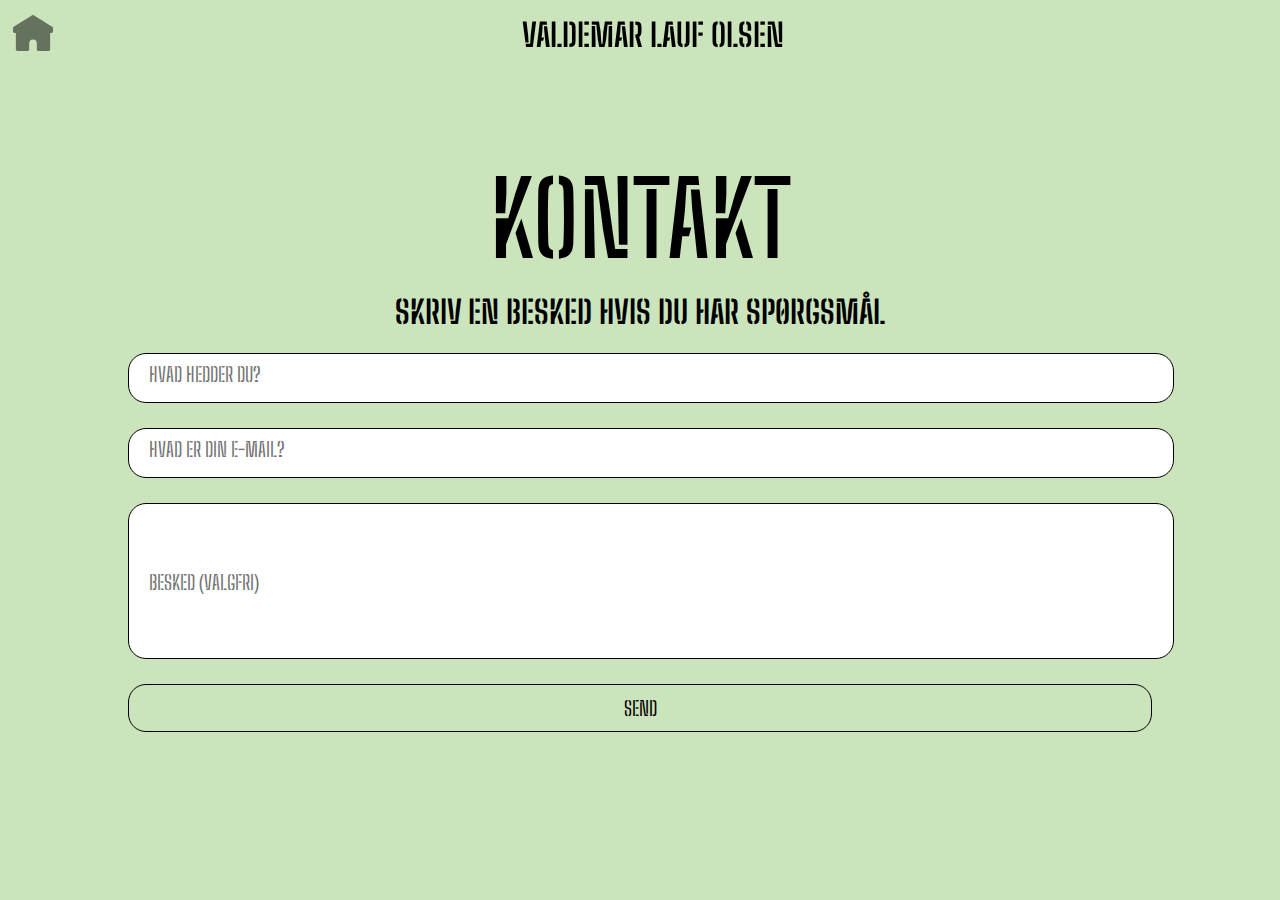
<file: kontakt.html>
<!DOCTYPE html>
<html lang="da">

<head>
    <meta charset="utf-8">
    <title>Portfolio Eksamen</title>
    <meta content="width=device-width, initial-scale=1" name="viewport">
    <link href="css/stylesheet.css" rel="stylesheet" type="text/css">
    <link rel="preconnect" href="https://fonts.gstatic.com">
    <link href="https://fonts.googleapis.com/css2?family=Inter:wght@100;200;300;400;500;600;700;800;900&display=swap" rel="stylesheet">
    <link rel="preconnect" href="https://fonts.gstatic.com">
    <link href="https://fonts.googleapis.com/css2?family=Big+Shoulders+Stencil+Text&display=swap" rel="stylesheet">
    <link rel="apple-touch-icon" sizes="180x180" href="icons/apple-touch-icon.png">
    <link rel="icon" type="image/png" sizes="32x32" href="icons/favicon-32x32.png">
    <link rel="icon" type="image/png" sizes="16x16" href="icons/favicon-16x16.png">
</head>

<body>
    <div class="nav">
        <div id="nav-item-1" class="nav-first">
            <a href="index.html" aria-current="page" class="home-button"><img alt="homeiconblack" src="images/nav-home-black.svg" class="home-image"></a>
        </div>
        <!-- grunden til id er tilføjet, er så jeg kan styre grid-spans. ID'et gør det lettere brugervenligt for mig, som udvikler -->
        <div id="nav-item-2" class="nav-second">
            <h2 class="my-name">Valdemar<span class="desktop-only"> Lauf Olsen</span></h2>
        </div>
    </div>
    <div class="contact-wrap">
        <h1 class="kontakt-h1">Kontakt</h1>
        <h2 class="kontakt-h2">Skriv en besked hvis du har spørgsmål</h2>
        <div class="form-block">
            <form>
                <input class="input-field" placeholder="Hvad hedder du?" id="name" type="text" name="name">
                <input class="input-field" placeholder="Hvad er din e-mail?" id="email" type="email" name="email">
                <input class="input-field-large" placeholder="Besked (valgfri)" id="text" type="text" name="text">
                <button class="submit-button">Send</button>
            </form>
        </div>
    </div>
</body>

</html>
</file>
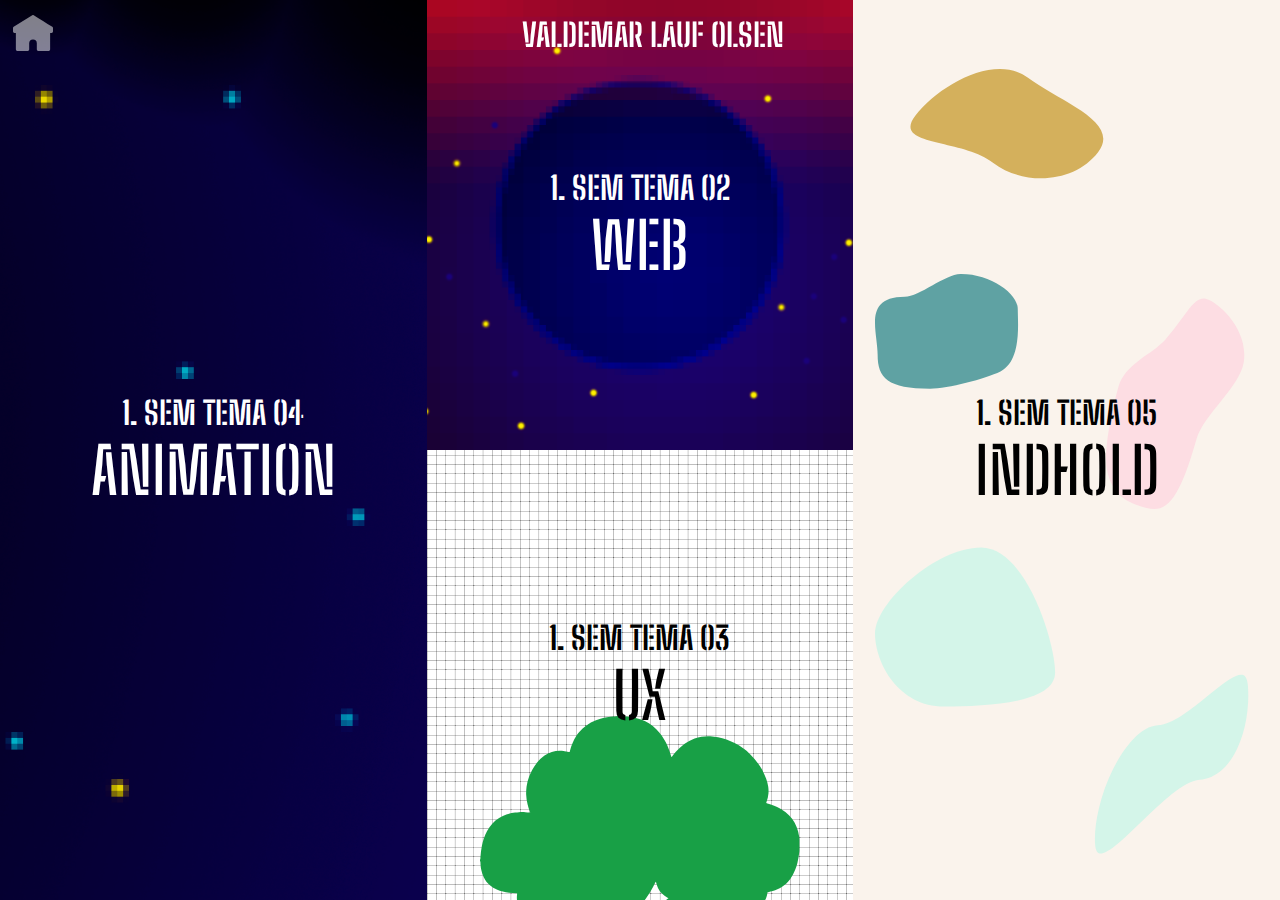
<file: portfolio.html>
<!DOCTYPE html>
<html>
<head>
  <meta charset="utf-8">
  <title>Portfolio Eksamen</title>
  <meta content="width=device-width, initial-scale=1" name="viewport">
  <link href="css/stylesheet.css" rel="stylesheet" type="text/css">
  <link rel="preconnect" href="https://fonts.gstatic.com">
  <link href="https://fonts.googleapis.com/css2?family=Inter:wght@100;200;300;400;500;600;700;800;900&display=swap" rel="stylesheet">
  <link rel="preconnect" href="https://fonts.gstatic.com">
  <link href="https://fonts.googleapis.com/css2?family=Big+Shoulders+Stencil+Text&display=swap" rel="stylesheet">
  <link rel="apple-touch-icon" sizes="180x180" href="icons/apple-touch-icon.png">
  <link rel="icon" type="image/png" sizes="32x32" href="icons/favicon-32x32.png">
  <link rel="icon" type="image/png" sizes="16x16" href="icons/favicon-16x16.png">
</head>

<body>
  <div class="nav">
    <div id="nav-item-1" class="nav-first">
      <a href="index.html" aria-current="page" class="home-button">
        <img src="images/nav-home-white.svg" class="home-image"></a>
    </div>
<!-- grunden til id er tilføjet, er så jeg kan styre grid-spans. ID'et gør det lettere brugervenligt for mig, som udvikler -->
    <div id="nav-item-2" class="nav-second">
      <h2 class="my-name-black-on-phone">Valdemar<span class="desktop-only"> Lauf Olsen</span></h2>
    </div>
  </div>
  <div class="first-section-portfolio">
    <a id="portfolio-link-1" href="portfolio/animation.html" class="portfolio-link-1-white">
      <h2 class="main-h2">1. sem tema 04</h2>
      <h1 class="main-h1">animation</h1>
      <img src="images/02-bg.png" class="background-image">
      <img src="images/portfolio-circle.svg" class="top-left-image"><img src="images/portfolio-rocket.svg" class="bottom-right-image">
    </a>
    <a id="portfolio-link-2" href="portfolio/web.html" class="portfolio-link-2">
      <h2 class="main-h2">1. sem tema 02</h2>
      <h1 class="main-h1">web</h1><img src="images/portfolio-grundlæggende-web-background.png" class="background-image"><img src="images/portfolio-grundlæggende-web-joystick.png" class="background-joystick"><img src="images/portfolio-grundlæggende-web-circle.png" class="background-circle">
    </a>
    <a id="portfolio-link-3" href="portfolio/ux.html" class="portfolio-link-3">
      <h2 class="main-h2">1. sem tema 03</h2>
      <h1 class="main-h1">ux</h1><img src="images/om-mig-background.svg" class="background-image"><img src="images/om-mig-tree.svg" class="tree-grow-image">
    </a>
    <a id="portfolio-link-4" href="portfolio/indhold.html" class="portfolio-link-4">
      <h2 class="main-h2">1. sem tema 05</h2>
      <h1 class="main-h1">indhold</h1><img src="images/kontakt-graphic-2.svg" class="background-image-2"><img src="images/kontakt-graphic-1.svg" class="background-image-1">
      <div class="background-image"></div>
    </a>
  </div>
</body>
</html>
</file>
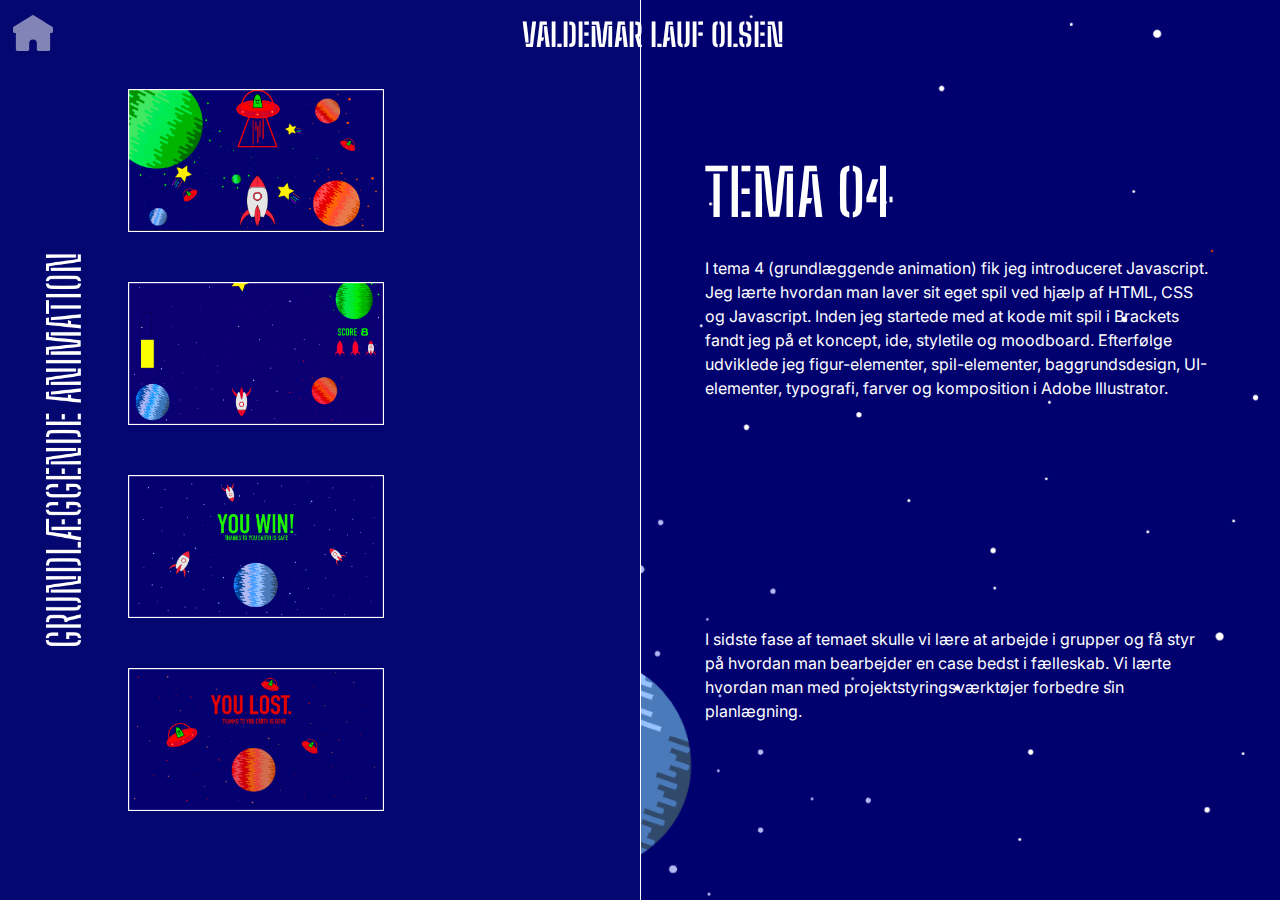
<file: portfolio/animation.html>
<!DOCTYPE html>
<html lang="da">

<head>
    <meta charset="utf-8">
    <title>Portfolio Eksamen</title>
    <meta content="width=device-width, initial-scale=1" name="viewport">
    <link href="../css/stylesheet.css" rel="stylesheet" type="text/css">
    <link rel="preconnect" href="https://fonts.gstatic.com">
    <link href="https://fonts.googleapis.com/css2?family=Inter:wght@100;200;300;400;500;600;700;800;900&display=swap" rel="stylesheet">
    <link rel="preconnect" href="https://fonts.gstatic.com">
    <link href="https://fonts.googleapis.com/css2?family=Big+Shoulders+Stencil+Text&display=swap" rel="stylesheet">
    <link rel="apple-touch-icon" sizes="180x180" href="icons/apple-touch-icon.png">
    <link rel="icon" type="image/png" sizes="32x32" href="icons/favicon-32x32.png">
    <link rel="icon" type="image/png" sizes="16x16" href="icons/favicon-16x16.png">
</head>

<body>
    <div class="nav">
        <div id="nav-item-1" class="nav-first">
            <a href="../index.html" aria-current="page" class="home-button"><img alt="homeiconwhite" src="../images/nav-home-white.svg" class="home-image"></a>
        </div>
        <!-- grunden til id er tilføjet, er så jeg kan styre grid-spans. ID'et gør det lettere brugervenligt for mig, som udvikler -->
        <div id="nav-item-2" class="nav-second">
            <h2 class="my-name-desktop-only">Valdemar<span class="desktop-only"> Lauf Olsen</span></h2>
            <h2 class="mobile-only">animation<span class="desktop-only"> Lauf Olsen</span></h2>
        </div>
    </div>
    <div class="portfolio-first-section">
        <div class="_01-left-content">
            <img alt="banner" src="../images/banner-animation.png" class="project-banner">
            <img alt="04photo" src="../images/01-01.png" class="portfolio-image-border">
            <img alt="04photo" src="../images/01-02.png" class="portfolio-image-border">
            <img alt="04photo" src="../images/01-04.png" class="portfolio-image-border">
            <img alt="04photo" src="../images/01-03.png" class="portfolio-image-border">
        </div>
        <div class="_01-right-content">
            <div class="text-wrap">
                <h1 class="project-info-headline">Tema 04</h1>
                <p class="project-info-text">I tema 4 (grundlæggende animation) fik jeg introduceret Javascript. Jeg lærte hvordan man laver sit eget spil ved hjælp af HTML, CSS og Javascript. Inden jeg startede med at kode mit spil i Brackets fandt jeg på et koncept, ide, styletile og moodboard. Efterfølge udviklede jeg figur-elementer, spil-elementer, baggrundsdesign, UI-elementer, typografi, farver og komposition i Adobe Illustrator. </p>
            </div>
            <div class="text-wrap">
                <p class="project-info-text">I sidste fase af temaet skulle vi lære at arbejde i grupper og få styr på hvordan man bearbejder en case bedst i fælleskab. Vi lærte hvordan man med projektstyringsværktøjer forbedre sin planlægning.</p>
            </div>
        </div>
    </div>
</body>

</html>
</file>
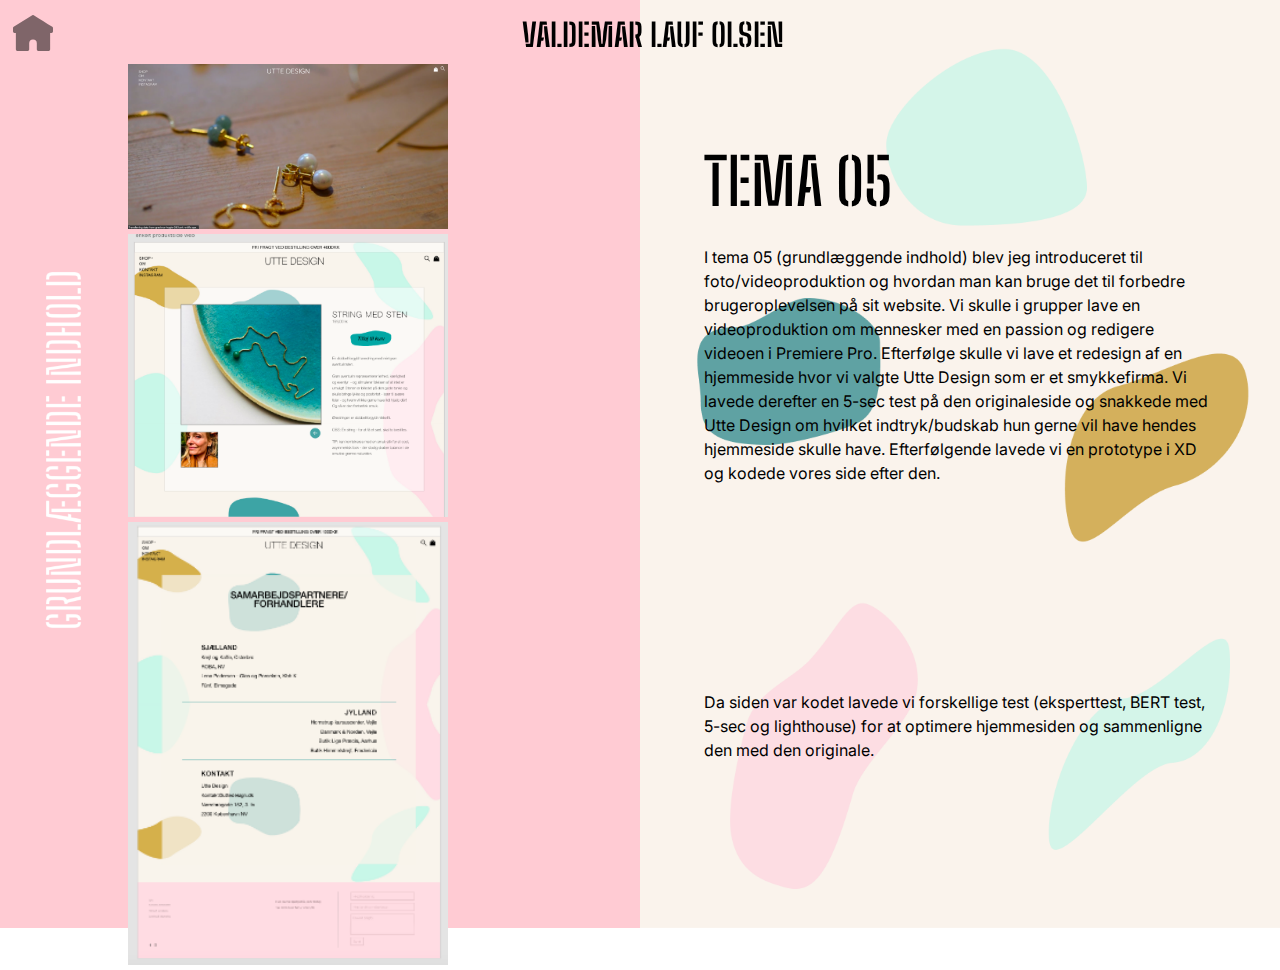
<file: portfolio/indhold.html>
<!DOCTYPE html>
<html lang="da">

<head>
    <meta charset="utf-8">
    <title>Portfolio Eksamen</title>
    <meta content="width=device-width, initial-scale=1" name="viewport">
    <link href="../css/stylesheet.css" rel="stylesheet" type="text/css">
    <link rel="preconnect" href="https://fonts.gstatic.com">
    <link href="https://fonts.googleapis.com/css2?family=Inter:wght@100;200;300;400;500;600;700;800;900&display=swap" rel="stylesheet">
    <link rel="preconnect" href="https://fonts.gstatic.com">
    <link href="https://fonts.googleapis.com/css2?family=Big+Shoulders+Stencil+Text&display=swap" rel="stylesheet">
    <link rel="apple-touch-icon" sizes="180x180" href="icons/apple-touch-icon.png">
    <link rel="icon" type="image/png" sizes="32x32" href="icons/favicon-32x32.png">
    <link rel="icon" type="image/png" sizes="16x16" href="icons/favicon-16x16.png">
</head>

<body>
    <div class="nav">
        <div id="nav-item-1" class="nav-first">
            <a href="../index.html" aria-current="page" class="home-button"><img alt="homeiconblack" src="../images/nav-home-black.svg" class="home-image"></a>
        </div>
        <!-- grunden til id er tilføjet, er så jeg kan styre grid-spans. ID'et gør det lettere brugervenligt for mig, som udvikler -->
        <div id="nav-item-2" class="nav-second">
            <h2 class="desktop-only">Valdemar<span class="desktop-only"> Lauf Olsen</span></h2>
            <h2 class="mobile-only-black">indhold<span class="desktop-only"> Lauf Olsen</span></h2>
        </div>
    </div>
    <img alt="05banner" src="../images/banner-indhold.png" class="project-banner">
    <div class="portfolio-first-section">
        <div class="_04-left-content">
            <div class="screenshot-grid-2">
                <img alt="05photo" src="../images/04-03.png" id="indhold-img-1" class="_04-image">
                <img alt="05photo" src="../images/04-02.png" id="indhold-img-2" class="_04-image">
                <img alt="05photo" src="../images/04-01.png" id="indhold-img-3" class="_04-image">
            </div>
        </div>
        <div class="_04-right-content">
            <div class="text-wrap">
                <h1 class="project-info-headline">tema 05</h1>
                <p class="project-info-text">I tema 05 (grundlæggende indhold) blev jeg introduceret til foto/videoproduktion og hvordan man kan bruge det til forbedre brugeroplevelsen på sit website. Vi skulle i grupper lave en videoproduktion om mennesker med en passion og redigere videoen i Premiere Pro. Efterfølge skulle vi lave et redesign af en hjemmeside hvor vi valgte Utte Design som er et smykkefirma. Vi lavede derefter en 5-sec test på den originaleside og snakkede med Utte Design om hvilket indtryk/budskab hun gerne vil have hendes hjemmeside skulle have. Efterfølgende lavede vi en prototype i XD og kodede vores side efter den.</p>
            </div>
            <div class="text-wrap">
                <p class="project-info-text">Da siden var kodet lavede vi forskellige test (eksperttest, BERT test, 5-sec og lighthouse) for at optimere hjemmesiden og sammenligne den med den originale.</p>
            </div>
        </div>
    </div>
</body>

</html>
</file>
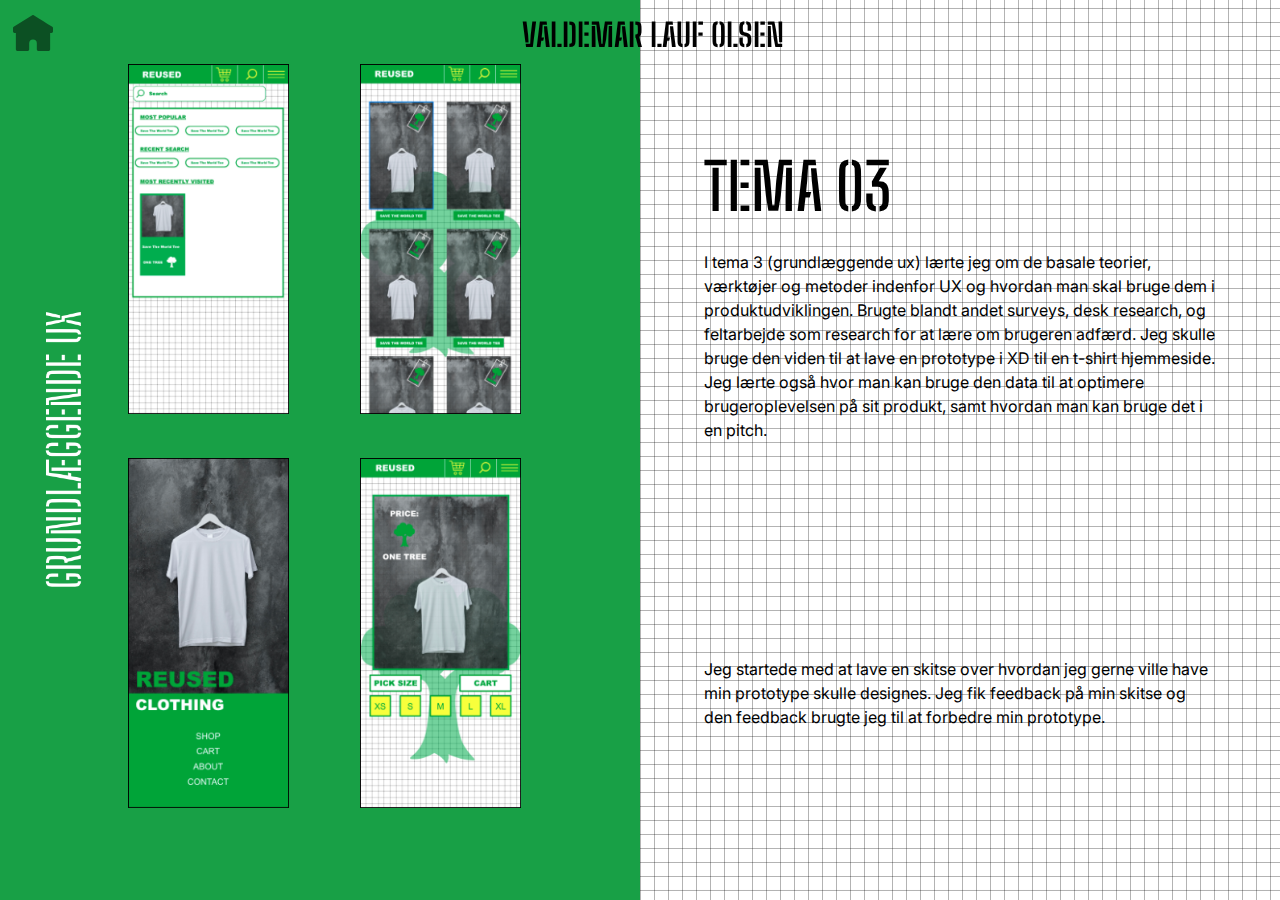
<file: portfolio/ux.html>
<!DOCTYPE html>
<html lang="da">

<head>
    <meta charset="utf-8">
    <title>Portfolio Eksamen</title>
    <meta content="width=device-width, initial-scale=1" name="viewport">
    <link href="../css/stylesheet.css" rel="stylesheet" type="text/css">
    <link rel="preconnect" href="https://fonts.gstatic.com">
    <link href="https://fonts.googleapis.com/css2?family=Inter:wght@100;200;300;400;500;600;700;800;900&display=swap" rel="stylesheet">
    <link rel="preconnect" href="https://fonts.gstatic.com">
    <link href="https://fonts.googleapis.com/css2?family=Big+Shoulders+Stencil+Text&display=swap" rel="stylesheet">
    <link rel="apple-touch-icon" sizes="180x180" href="icons/apple-touch-icon.png">
    <link rel="icon" type="image/png" sizes="32x32" href="icons/favicon-32x32.png">
    <link rel="icon" type="image/png" sizes="16x16" href="icons/favicon-16x16.png">
</head>

<body>
    <div class="nav">
        <div id="nav-item-1" class="nav-first">
            <a href="../index.html" aria-current="page" class="home-button"><img alt="homeiconblack" src="../images/nav-home-black.svg" class="home-image"></a>
        </div>
        <!-- grunden til id er tilføjet, er så jeg kan styre grid-spans. ID'et gør det lettere brugervenligt for mig, som udvikler -->
        <div id="nav-item-2" class="nav-second">
            <h2 class="desktop-only">Valdemar<span class="desktop-only"> Lauf Olsen</span></h2>
            <h2 class="mobile-only-black">indhold<span class="desktop-only"> Lauf Olsen</span></h2>
        </div>
    </div>
    <img alt="03banner" src="../images/banner-ux.png" class="project-banner">
    <div class="portfolio-first-section">
        <div class="_03-left-content">
            <div class="screenshot-grid">
                <img alt="03photo" src="../images/03-01.png" class="_03-image">
                <img alt="03photo" src="../images/03-03.png" class="_03-image">
                <img alt="03photo" src="../images/03-02.png" class="_03-image">
                <img alt="03photo" src="../images/03-04.png" class="_03-image">
            </div>
        </div>
        <div class="_03-right-content">
            <div class="text-wrap">
                <h1 class="project-info-headline">tema 03</h1>
                <p class="project-info-text">I tema 3 (grundlæggende ux) lærte jeg om de basale teorier, værktøjer og metoder indenfor UX og hvordan man skal bruge dem i produktudviklingen. Brugte blandt andet surveys, desk research, og feltarbejde som research for at lære om brugeren adfærd. Jeg skulle bruge den viden til at lave en prototype i XD til en t-shirt hjemmeside. Jeg lærte også hvor man kan bruge den data til at optimere brugeroplevelsen på sit produkt, samt hvordan man kan bruge det i en pitch. </p>
            </div>
            <div class="text-wrap">
                <p class="project-info-text">Jeg startede med at lave en skitse over hvordan jeg gerne ville have min prototype skulle designes. Jeg fik feedback på min skitse og den feedback brugte jeg til at forbedre min prototype.</p>
            </div>
        </div>
    </div>
</body>

</html>
</file>
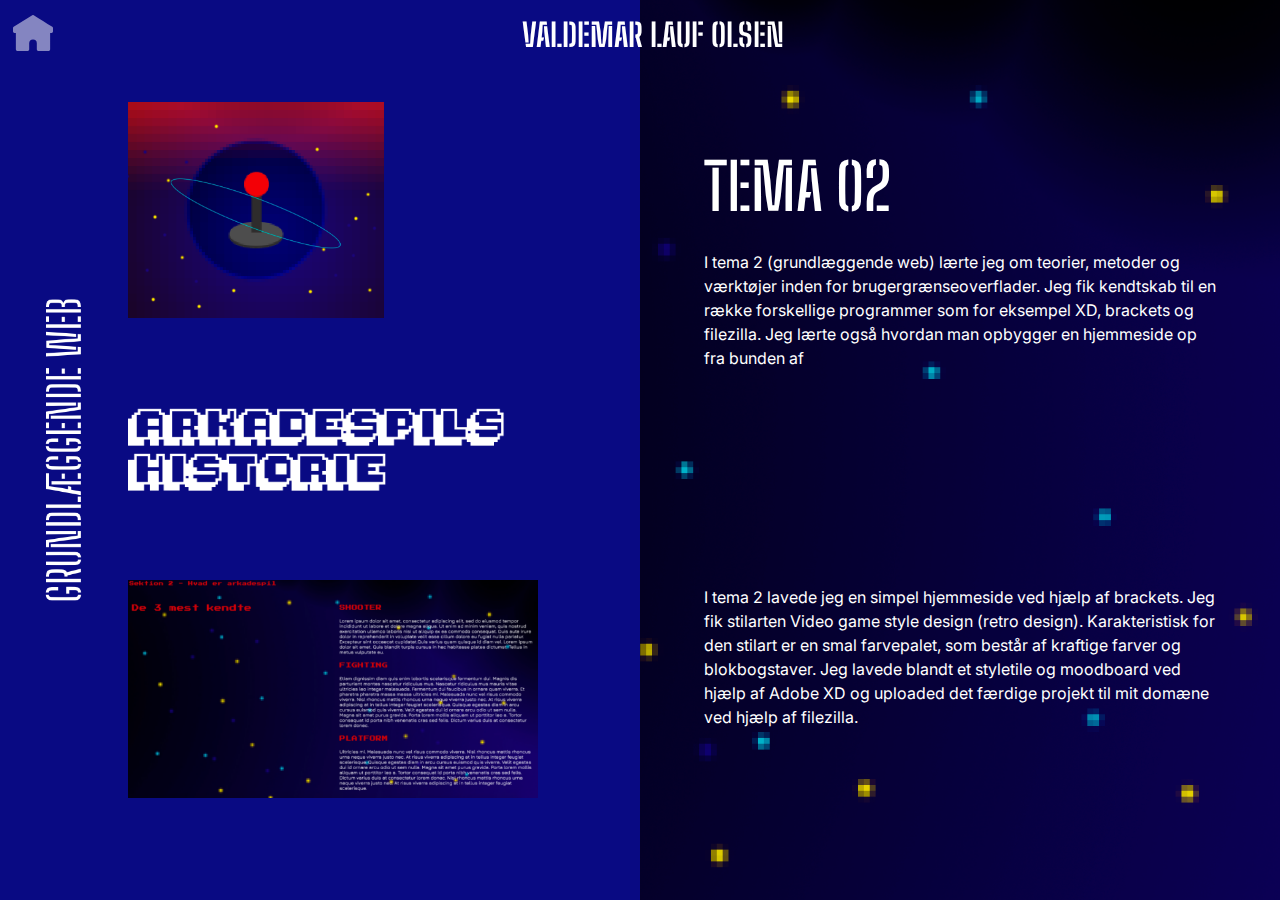
<file: portfolio/web.html>
<!DOCTYPE html>
<html lang="da">

<head>
    <meta charset="utf-8">
    <title>Portfolio Eksamen</title>
    <meta content="width=device-width, initial-scale=1" name="viewport">
    <link href="../css/stylesheet.css" rel="stylesheet" type="text/css">
    <link rel="preconnect" href="https://fonts.gstatic.com">
    <link href="https://fonts.googleapis.com/css2?family=Inter:wght@100;200;300;400;500;600;700;800;900&display=swap" rel="stylesheet">
    <link rel="preconnect" href="https://fonts.gstatic.com">
    <link href="https://fonts.googleapis.com/css2?family=Big+Shoulders+Stencil+Text&display=swap" rel="stylesheet">
    <link rel="apple-touch-icon" sizes="180x180" href="icons/apple-touch-icon.png">
    <link rel="icon" type="image/png" sizes="32x32" href="icons/favicon-32x32.png">
    <link rel="icon" type="image/png" sizes="16x16" href="icons/favicon-16x16.png">
</head>

<body>
    <div class="nav">
        <div id="nav-item-1" class="nav-first">
            <a href="../index.html" aria-current="page" class="home-button">
                <img alt="homeiconblack" src="../images/nav-home-white.svg" class="home-image">
            </a>
        </div>
        <!-- grunden til id er tilføjet, er så jeg kan styre grid-spans. ID'et gør det lettere brugervenligt for mig, som udvikler -->
        <div id="nav-item-2" class="nav-second">
            <h2 class="my-name-desktop-only">Valdemar<span class="desktop-only"> Lauf Olsen</span></h2>
            <h2 class="mobile-only">animation<span class="desktop-only"> Lauf Olsen</span></h2>
        </div>
    </div>
    <img alt="02banner" src="../images/banner-web.png" class="project-banner">
    <div class="portfolio-first-section">
        <div class="_02-left-content">
            <img alt="02photo" src="../images/02-logo.png" class="portfolio-image">
            <img alt="02photo" src="../images/02-headline.png" class="portfolio-image-medium">
            <img alt="02photo" src="../images/02-screenshot.png" class="portfolio-image-large">
        </div>
        <div class="_02-right-content">
            <div class="text-wrap">
                <h1 class="project-info-headline">Tema 02</h1>
                <p class="project-info-text">I tema 2 (grundlæggende web) lærte jeg om teorier, metoder og værktøjer inden for brugergrænseoverflader. Jeg fik kendtskab til en række forskellige programmer som for eksempel XD, brackets og filezilla. Jeg lærte også hvordan man opbygger en hjemmeside op fra bunden af</p>
            </div>
            <div class="text-wrap">
                <p class="project-info-text">I tema 2 lavede jeg en simpel hjemmeside ved hjælp af brackets. Jeg fik stilarten Video game style design
                    (retro design). Karakteristisk for den stilart er en smal farvepalet, som består af kraftige farver og blokbogstaver. Jeg lavede blandt et styletile og moodboard ved hjælp af Adobe XD og uploaded det færdige projekt til mit domæne ved hjælp af filezilla.</p>
            </div>
        </div>
    </div>
</body>

</html>
</file>
<file: css/stylesheet.css>
body {
    display: box;
    display: flex;
    display: flexbox;
    display: flex;
    font-family: 'Inter', sans-serif;
    color: #000;
    font-size: 14px;
    line-height: 1.5;
    margin: 0;
}

h1 {
    margin-top: 0px;
    margin-bottom: 0px;
    font-family: 'Big Shoulders Stencil Text', sans-serif;
    font-size: 5vw;
    line-height: 1;
    font-weight: 600;
    text-transform: uppercase;
}

h2 {
    margin-top: 0px;
    margin-bottom: 0px;
    font-family: 'Big Shoulders Stencil Text', sans-serif;
    font-size: 32px;
    line-height: 1;
    font-weight: 700;
    text-transform: uppercase;
}

a {
    color: #000;
    text-decoration: none;
}

img {
    object-fit: contain;
}

.first-section {
    display: grid;
    display: grid;
    width: 100vw;
    height: 100vh;
    grid-auto-columns: 1fr;
    grid-column-gap: 0vw;
    grid-row-gap: 0vw;
    grid-columns: 1fr 1fr 1fr;
    grid-template-columns: 1fr 1fr 1fr;
    grid-rows: auto;
    grid-template-rows: auto;
}

.frontpage-link-2,
.portfolio-link-2 {
    position: relative;
    display: box;
    display: flex;
    display: flexbox;
    display: flex;
    overflow: hidden;
    box-orient: vertical;
    box-direction: normal;
    flex-direction: column;
    flex-direction: column;
    flex-direction: column;
    box-pack: center;
    justify-content: center;
    flex-pack: center;
    justify-content: center;
    box-align: center;
    align-items: center;
    flex-align: center;
    align-items: center;
    transition: color 300ms ease;
    transition: color 300ms ease;
    color: #fff;
}

.background-image {
    position: absolute;
    z-index: -1;
    width: 100%;
    height: 100%;
    background-color: #faf3ec;
    -o-object-fit: cover;
    object-fit: cover;
}

.main-h1 {
    position: relative;
    z-index: 1;
    transition: color 200ms ease;
    transition: color 200ms ease;
}

.top-left-image {
    position: absolute;
    left: 50px;
    top: 50px;
    width: 8vw;
    height: 8vw;
    opacity: 0;
    transition: opacity 500ms ease, transform 500ms ease;
    transition: opacity 500ms ease, transform 500ms ease;
    transition: opacity 500ms ease, transform 500ms ease;
    transition: opacity 500ms ease, transform 500ms ease, transform 500ms ease;
}

.bottom-right-image {
    position: absolute;
    right: 0px;
    bottom: 0px;
    width: 15vw;
    height: 15vw;
    border-radius: 50%;
    opacity: 0;
    transition: opacity 500ms ease, transform 1000ms ease;
    transition: opacity 500ms ease, transform 1000ms ease;
    transition: opacity 500ms ease, transform 1000ms ease;
    transition: opacity 500ms ease, transform 1000ms ease, transform 1000ms ease;
    -o-object-fit: contain;
    object-fit: contain;
}

.tree-grow-image {
    position: absolute;
    bottom: -15vw;
    z-index: 0;
    width: 25vw;
    height: 30vw;
    transition: opacity 500ms ease, transform 500ms ease;
    transition: opacity 500ms ease, transform 500ms ease;
    transition: opacity 500ms ease, transform 500ms ease;
    transition: opacity 500ms ease, transform 500ms ease, transform 500ms ease;
}

.nav {
    position: fixed;
    z-index: 1000;
    display: grid;
    display: grid;
    width: 100vw;
    padding: 1vw;
    grid-auto-columns: 1fr;
    grid-column-gap: 1vw;
    grid-row-gap: 1vw;
    grid-columns: 1fr 1fr 1fr;
    grid-template-columns: 1fr 1fr 1fr;
    grid-rows: auto;
    grid-template-rows: auto;
}

.home-button {
    opacity: 0.5;
    transition: opacity 300ms ease;
    transition: opacity 300ms ease;
}

.home-button:hover {
    opacity: 0.75;
}

.contact-button {
    display: none;
}

.home-image {
    width: 40px;
    height: 40px;
    -o-object-fit: contain;
    object-fit: contain;
}

.contact-image {
    width: 40px;
    height: 40px;
    -o-object-fit: contain;
    object-fit: contain;
}

.frontpage-link-1,
.frontpage-link-3,
.portfolio-link-1,
.portfolio-link-2,
.portfolio-link-3,
.portfolio-link-4 {
    position: relative;
    display: box;
    display: flex;
    display: flexbox;
    display: flex;
    overflow: hidden;
    box-orient: vertical;
    box-direction: normal;
    flex-direction: column;
    flex-direction: column;
    flex-direction: column;
    box-pack: center;
    justify-content: center;
    flex-pack: center;
    justify-content: center;
    box-align: center;
    align-items: center;
    flex-align: center;
    align-items: center;
    transition: color 300ms ease;
    transition: color 300ms ease;
    color: #000;
}

.portfolio-link-1-white,
.portfolio-link-2,
.frontpage-link-1-white {
    position: relative;
    display: box;
    display: flex;
    display: flexbox;
    display: flex;
    overflow: hidden;
    box-orient: vertical;
    box-direction: normal;
    flex-direction: column;
    flex-direction: column;
    flex-direction: column;
    box-pack: center;
    justify-content: center;
    flex-pack: center;
    justify-content: center;
    box-align: center;
    align-items: center;
    flex-align: center;
    align-items: center;
    transition: color 300ms ease;
    transition: color 300ms ease;
    color: #fff;
}

.background-image-2 {
    position: absolute;
    top: 2.5vw;
    z-index: 0;
    width: 90%;
    height: 75%;
    transition: transform 500ms ease;
    transition: transform 500ms ease;
    transition: transform 500ms ease;
    transition: transform 500ms ease, transform 500ms ease;
}

.background-image-1 {
    position: absolute;
    bottom: 2vw;
    z-index: 0;
    width: 90%;
    height: 69%;
    transition: transform 1000ms ease;
    transition: transform 1000ms ease;
    transition: transform 1000ms ease;
    transition: transform 1000ms ease, transform 1000ms ease;
}

.cloud-image {
    position: absolute;
    top: 5vw;
    right: -10vw;
    z-index: -1;
    width: 19vw;
    height: 14vw;
    transition: opacity 500ms ease, transform 1000ms ease;
    transition: opacity 500ms ease, transform 1000ms ease;
    transition: opacity 500ms ease, transform 1000ms ease;
    transition: opacity 500ms ease, transform 1000ms ease, transform 1000ms ease;
}

.first-section-portfolio {
    display: grid;
    display: grid;
    width: 100vw;
    height: 100vh;
    grid-auto-columns: 1fr;
    grid-column-gap: 0vw;
    grid-row-gap: 0vw;
    grid-columns: 1fr 1fr 1fr;
    grid-template-columns: 1fr 1fr 1fr;
    grid-rows: auto auto;
    grid-template-rows: auto auto;
}

.frontpage-link-4 {
    position: relative;
    display: box;
    display: flex;
    display: flexbox;
    display: flex;
    overflow: hidden;
    box-orient: vertical;
    box-direction: normal;
    flex-direction: column;
    flex-direction: column;
    flex-direction: column;
    box-pack: center;
    justify-content: center;
    flex-pack: center;
    justify-content: center;
    box-align: center;
    align-items: center;
    flex-align: center;
    align-items: center;
    transition: color 300ms ease;
    transition: color 300ms ease;
    color: #000;
}

.main-h2 {
    position: relative;
    z-index: 1;
    margin-bottom: 10px;
    transition: color 200ms ease;
    transition: color 200ms ease;
}

.general-codes {
    display: none;
}

.background-circle {
    position: absolute;
    top: 2vw;
    width: 26vw;
    opacity: 0;
    transition: opacity 500ms ease, transform 500ms ease;
    transition: opacity 500ms ease, transform 500ms ease;
    transition: opacity 500ms ease, transform 500ms ease;
    transition: opacity 500ms ease, transform 500ms ease, transform 500ms ease;
    -o-object-fit: contain;
    object-fit: contain;
}

.background-joystick {
    position: absolute;
    bottom: 2vw;
    width: 9vw;
    opacity: 0;
    transition: opacity 1000ms ease, transform 1000ms ease;
    transition: opacity 1000ms ease, transform 1000ms ease;
    transition: opacity 1000ms ease, transform 1000ms ease;
    transition: opacity 1000ms ease, transform 1000ms ease, transform 1000ms ease;
    -o-object-fit: contain;
    object-fit: contain;
}

.frontpage-link-1-white {
    position: relative;
    display: box;
    display: flex;
    display: flexbox;
    display: flex;
    overflow: hidden;
    box-orient: vertical;
    box-direction: normal;
    flex-direction: column;
    flex-direction: column;
    flex-direction: column;
    box-pack: center;
    justify-content: center;
    flex-pack: center;
    justify-content: center;
    box-align: center;
    align-items: center;
    flex-align: center;
    align-items: center;
    transition: color 300ms ease;
    transition: color 300ms ease;
    color: #fff;
}

.portfolio-first-section {
    display: grid;
    display: grid;
    height: 100vh;
    grid-auto-columns: 1fr;
    grid-column-gap: 0vw;
    grid-row-gap: 0vw;
    grid-columns: 1fr 1fr;
    grid-template-columns: 1fr 1fr;
    grid-rows: auto;
    grid-template-rows: auto;
}

._02-left-content {
    display: box;
    display: flex;
    display: flexbox;
    display: flex;
    padding-top: 5vw;
    padding-bottom: 5vw;
    padding-left: 10vw;
    box-orient: vertical;
    box-direction: normal;
    flex-direction: column;
    flex-direction: column;
    flex-direction: column;
    justify-content: space-around;
    flex-pack: distribute;
    justify-content: space-around;
    box-align: start;
    align-items: flex-start;
    flex-align: start;
    align-items: flex-start;
    background-color: #090a83;
}

._02-right-content {
    display: box;
    display: flex;
    display: flexbox;
    display: flex;
    padding: 5vw;
    box-orient: vertical;
    box-direction: normal;
    flex-direction: column;
    flex-direction: column;
    flex-direction: column;
    justify-content: space-around;
    flex-pack: distribute;
    justify-content: space-around;
    box-align: center;
    align-items: center;
    flex-align: center;
    align-items: center;
    background-image: url('../images/02-bg.png');
    background-position: 50% 50%;
    background-size: cover;
    color: #fff;
    -o-object-fit: cover;
    object-fit: cover;
}

.portfolio-image {
    width: 50%;
    object-fit: cover !important;
}

.portfolio-image-large {
    width: 80%;
}

.portfolio-image-medium {
    width: 75%;
    margin-top: 10px;
    margin-bottom: 10px;
}

.text-wrap {
    display: box;
    display: flex;
    display: flexbox;
    display: flex;
    box-orient: vertical;
    box-direction: normal;
    flex-direction: column;
    flex-direction: column;
    flex-direction: column;
    box-align: start;
    align-items: flex-start;
    flex-align: start;
    align-items: flex-start;
}

.project-info-headline {
    margin-bottom: 15px;
}

.project-info-text {
    font-size: 16px;
}

.project-banner {
    position: fixed;
    left: 3vw;
    top: auto;
    bottom: auto;
    width: 4vw;
    height: 100vh;
    -o-object-fit: contain;
    object-fit: contain;
}

._01-left-content {
    display: box;
    display: flex;
    display: flexbox;
    display: flex;
    padding-top: 5vw;
    padding-bottom: 5vw;
    padding-left: 10vw;
    box-orient: vertical;
    box-direction: normal;
    flex-direction: column;
    flex-direction: column;
    flex-direction: column;
    justify-content: space-around;
    flex-pack: distribute;
    justify-content: space-around;
    box-align: start;
    align-items: flex-start;
    flex-align: start;
    align-items: flex-start;
    background-color: #04076f;
}

._01-right-content {
    display: box;
    display: flex;
    display: flexbox;
    display: flex;
    padding: 5vw;
    box-orient: vertical;
    box-direction: normal;
    flex-direction: column;
    flex-direction: column;
    flex-direction: column;
    justify-content: space-around;
    flex-pack: distribute;
    justify-content: space-around;
    box-align: center;
    align-items: center;
    flex-align: center;
    align-items: center;
    border-left: 1px solid #fff;
    background-image: url('../images/01-sem.png');
    background-position: 50% 50%;
    background-size: cover;
    color: #fff;
    -o-object-fit: cover;
    object-fit: cover;
}

.portfolio-image-border {
    width: 50%;
    object-fit: contain;
}

.desktop-only {
    display: inline;
}

.my-name-black-on-phone {
    color: #fff;
}

.mobile-only {
    display: none;
    color: #fff;
}

.my-name-desktop-only {
    color: #fff;
}

._03-left-content {
    display: box;
    display: flex;
    display: flexbox;
    display: flex;
    padding: 5vw 5vw 5vw 10vw;
    box-orient: vertical;
    box-direction: normal;
    flex-direction: column;
    flex-direction: column;
    flex-direction: column;
    justify-content: space-around;
    flex-pack: distribute;
    justify-content: space-around;
    box-align: start;
    align-items: flex-start;
    flex-align: start;
    align-items: flex-start;
    background-color: #18a046;
}

._03-right-content {
    display: box;
    display: flex;
    display: flexbox;
    display: flex;
    padding: 5vw;
    box-orient: vertical;
    box-direction: normal;
    flex-direction: column;
    flex-direction: column;
    flex-direction: column;
    justify-content: space-around;
    flex-pack: distribute;
    justify-content: space-around;
    box-align: center;
    align-items: center;
    flex-align: center;
    align-items: center;
    background-image: url('../images/om-mig-background.svg');
    background-position: 50% 50%;
    background-size: cover;
    color: #000;
    -o-object-fit: cover;
    object-fit: cover;
}

._04-right-content {
    display: box;
    display: flex;
    display: flexbox;
    display: flex;
    padding: 5vw;
    box-orient: vertical;
    box-direction: normal;
    flex-direction: column;
    flex-direction: column;
    flex-direction: column;
    justify-content: space-around;
    flex-pack: distribute;
    justify-content: space-around;
    box-align: center;
    align-items: center;
    flex-align: center;
    align-items: center;
    background-image: url('../images/04-right-content.png');
    background-position: 50% 50%;
    background-size: cover;
    color: #000;
    -o-object-fit: cover;
    object-fit: cover;
}

.screenshot-grid {
    display: grid;
    display: grid;
    width: 100%;
    height: 100%;
    grid-auto-columns: 1fr;
    grid-column-gap: 16px;
    grid-row-gap: 16px;
    grid-columns: 1fr 1fr;
    grid-template-columns: 1fr 1fr;
    grid-rows: auto auto;
    grid-template-rows: auto auto;
}

._03-image {
    height: 350px;
    -o-object-fit: contain;
    object-fit: contain;
}

.mobile-only-black {
    display: none;
    color: #fff;
}

.screenshot-grid-2 {
    display: relative;
    width: 100%;
    max-height: 800px;
    grid-auto-columns: 1fr;
    grid-column-gap: 16px;
    grid-row-gap: 16px;
    grid-columns: 1fr 1fr;
    grid-template-columns: 1fr 1fr;
    grid-rows: auto auto;
    grid-template-rows: auto auto;
}

._04-left-content {
    display: box;
    display: flex;
    display: flexbox;
    display: flex;
    padding: 5vw 5vw 5vw 10vw;
    box-orient: vertical;
    box-direction: normal;
    flex-direction: column;
    flex-direction: column;
    flex-direction: column;
    justify-content: space-around;
    flex-pack: distribute;
    justify-content: space-around;
    box-align: start;
    align-items: flex-start;
    flex-align: start;
    align-items: flex-start;
    background-color: #ffcbd3;
}

._04-image {
    width: 25vw;
    height: auto;
}

.bio-wrap {
    display: box;
    display: flex;
    display: flexbox;
    display: flex;
    width: 100%;
    box-orient: vertical;
    box-direction: normal;
    flex-direction: column;
    flex-direction: column;
    flex-direction: column;
    grid-auto-columns: 1fr;
    grid-columns: 1fr 1fr;
    grid-template-columns: 1fr 1fr;
    grid-rows: auto auto;
    grid-template-rows: auto auto;
}

.profile-image {
    position: relative;
    z-index: 1;
    width: 18vw;
    height: 18vw;
    min-height: 18vw;
    min-width: 18vw;
    border: 1px solid #000;
    border-radius: 50%;
}

.om-left-content {
    display: box;
    display: flex;
    display: flexbox;
    display: flex;
    padding: 5vw;
    box-orient: vertical;
    box-direction: normal;
    flex-direction: column;
    flex-direction: column;
    flex-direction: column;
    justify-content: space-around;
    flex-pack: distribute;
    justify-content: space-around;
    box-align: start;
    align-items: flex-start;
    flex-align: start;
    align-items: flex-start;
    background-color: #caebf4;
}

.om-right-content {
    display: box;
    display: flex;
    display: flexbox;
    display: flex;
    padding: 5vw;
    box-orient: vertical;
    box-direction: normal;
    flex-direction: column;
    flex-direction: column;
    flex-direction: column;
    justify-content: space-around;
    flex-pack: distribute;
    justify-content: space-around;
    box-align: center;
    align-items: center;
    flex-align: center;
    align-items: center;
    background-color: #f1cdbf;
    color: #000;
    -o-object-fit: cover;
    object-fit: cover;
}

.text-wrap-right {
    display: box;
    display: flex;
    display: flexbox;
    display: flex;
    box-orient: vertical;
    box-direction: normal;
    flex-direction: column;
    flex-direction: column;
    flex-direction: column;
    box-align: end;
    align-items: flex-end;
    flex-align: end;
    align-items: flex-end;
    text-align: right;
}

.horizontal-line {
    width: 100%;
    height: 4px;
    background-color: #caebf4;
}

.green-underscore {
    margin-bottom: 15px;
    border-bottom: 4px solid #cbe4bc;
}

.circletype {
    position: absolute;
    z-index: 1;
    transition: transform 5000ms ease;
    transition: transform 5000ms ease;
    transition: transform 5000ms ease;
    transition: transform 5000ms ease, transform 5000ms ease;
    font-size: 4vw;
}

.contact-wrap {
    display: box;
    display: flex;
    display: flexbox;
    display: flex;
    width: 100vw;
    height: 100vh;
    padding-right: 10vw;
    padding-left: 10vw;
    box-orient: vertical;
    box-direction: normal;
    flex-direction: column;
    flex-direction: column;
    flex-direction: column;
    box-pack: center;
    justify-content: center;
    flex-pack: center;
    justify-content: center;
    box-align: center;
    align-items: center;
    flex-align: center;
    align-items: center;
    background-color: #cbe4bc;
}

.input-field {
    min-height: 48px;
    width: 100%;
    margin-bottom: 25px;
    padding: 0px 0px 0px 20px;
    border: 1px solid #000;
    border-radius: 18px;
    color: #000;
}

.input-field::input-placeholder {
    font-family: 'Big Shoulders Stencil Text', sans-serif;
    font-size: 20px;
    text-transform: uppercase;
}

.input-field:input-placeholder {
    font-family: 'Big Shoulders Stencil Text', sans-serif;
    font-size: 20px;
    text-transform: uppercase;
}

.input-field::input-placeholder {
    font-family: 'Big Shoulders Stencil Text', sans-serif;
    font-size: 20px;
    text-transform: uppercase;
}

.input-field::placeholder {
    font-family: 'Big Shoulders Stencil Text', sans-serif;
    font-size: 20px;
    text-transform: uppercase;
}

.input-field-large {
    min-height: 144px;
    width: 100%;
    margin-bottom: 25px;
    padding: 10px 0px 0px 20px;
    border: 1px solid #000;
    border-radius: 18px;
}

.input-field-large::input-placeholder {
    font-family: 'Big Shoulders Stencil Text', sans-serif;
    font-size: 20px;
    text-transform: uppercase;
}

.input-field-large:input-placeholder {
    font-family: 'Big Shoulders Stencil Text', sans-serif;
    font-size: 20px;
    text-transform: uppercase;
}

.input-field-large::input-placeholder {
    font-family: 'Big Shoulders Stencil Text', sans-serif;
    font-size: 20px;
    text-transform: uppercase;
}

.input-field-large::placeholder {
    font-family: 'Big Shoulders Stencil Text', sans-serif;
    font-size: 20px;
    text-transform: uppercase;
}

.form-block {
    width: 100%;
    display: block;
}

.kontakt-h1 {
    margin-bottom: 25px;
    font-size: 8vw;
}

.kontakt-h2 {
    margin-bottom: 25px;
}

.submit-button {
    width: 100%;
    min-height: 48px;
    padding-right: 30px;
    padding-left: 30px;
    border: 1px solid #000;
    border-radius: 18px;
    background-color: transparent;
    transition: background-color 200ms ease;
    transition: background-color 200ms ease;
    font-family: 'Big Shoulders Stencil Text', sans-serif;
    color: #000;
    font-size: 20px;
    text-transform: uppercase;
}

.submit-button:hover {
    background-color: #caebf4;
}

.profile-image-wrap {
    position: relative;
    display: box;
    display: flex;
    display: flexbox;
    display: flex;
    margin-bottom: 100px;
    box-pack: center;
    justify-content: center;
    flex-pack: center;
    justify-content: center;
    box-align: center;
    align-items: center;
    flex-align: center;
    align-items: center;
}

@media screen and (max-width: 991px) {
    .top-left-image {
        opacity: 1;
    }

    .bottom-right-image {
        opacity: 1;
    }

    .main-h2 {
        font-size: 25px;
    }

    .background-circle {
        top: auto;
        opacity: 1;
    }

    .background-joystick {
        bottom: auto;
        opacity: 1;
    }

    .portfolio-image-border {
        width: 70%;
    }

    .desktop-only {
        font-size: 25px;
    }

    .my-name-black-on-phone {
        font-size: 26px;
    }

    .mobile-only {
        font-size: 26px;
    }

    .my-name-desktop-only {
        font-size: 26px;
    }

    .mobile-only-black {
        font-size: 26px;
    }

    .profile-image {
        -o-object-fit: cover;
        object-fit: cover;
    }

    .contact-wrap {
        text-align: center;
    }

    .kontakt-h1 {
        font-size: 10vw;
    }

    .kontakt-name {
        font-size: 25px;
    }
}

@media screen and (max-width: 767px) {
    .main-h1 {
        font-size: 6vw;
    }

    .top-left-image {
        left: 25px;
        width: 15vw;
        height: 15vw;
        opacity: 1;
    }

    .bottom-right-image {
        right: 25px;
        bottom: 25px;
        width: 25vw;
        height: 20vw;
        opacity: 1;
    }

    .tree-grow-image {
        bottom: 0vw;
    }

    .nav {
        padding: 10px;
    }

    .home-image {
        width: 30px;
        height: 30px;
    }

    .cloud-image {
        display: none;
    }

    .portfolio-first-section {
        display: box;
        display: flex;
        display: flexbox;
        display: flex;
        height: auto;
        box-orient: vertical;
        box-direction: normal;
        flex-direction: column;
        flex-direction: column;
        flex-direction: column;
    }

    ._02-left-content {
        padding: 50px;
    }

    ._02-right-content {
        padding: 100px 50px 50px;
        box-ordinal-group: 0;
        order: -1;
        flex-order: -1;
        order: -1;
        border-bottom: 1px solid #fff;
    }

    .portfolio-image {
        width: 75%;
    }

    .portfolio-image-large {
        width: 100%;
    }

    .portfolio-image-medium {
        margin-top: 25px;
        margin-bottom: 25px;
    }

    .text-wrap {
        margin-bottom: 50px;
    }

    .project-banner {
        position: static;
        display: none;
        height: auto;
    }

    ._01-left-content {
        padding: 50px;
    }

    ._01-right-content {
        padding: 100px 50px 0px;
        box-ordinal-group: 0;
        order: -1;
        flex-order: -1;
        order: -1;
        border-bottom: 1px solid #fff;
        border-left-style: none;
    }

    .portfolio-image-border {
        width: 100%;
        margin-bottom: 25px;
    }

    .desktop-only {
        display: none;
    }

    .my-name-black-on-phone {
        font-size: 20px;
    }

    .mobile-only {
        display: block;
        font-size: 28px;
    }

    .my-name-desktop-only {
        display: none;
        font-size: 20px;
    }

    ._03-left-content {
        padding: 50px;
    }

    ._03-right-content {
        padding: 100px 50px 50px;
        box-ordinal-group: 0;
        order: -1;
        flex-order: -1;
        order: -1;
        border-bottom: 1px solid #fff;
    }

    ._04-right-content {
        padding: 100px 50px 50px;
        box-ordinal-group: 0;
        order: -1;
        flex-order: -1;
        order: -1;
        border-bottom: 1px solid #fff;
    }

    .mobile-only-black {
        display: block;
        color: #000;
        font-size: 28px;
    }

    ._04-left-content {
        padding: 50px;
    }

    .profile-image {
        width: 40vw;
        height: 40vw;
        min-height: 40vw;
        min-width: 40vw;
    }

    .om-left-content {
        padding: 80px 50px 50px;
        box-ordinal-group: 0;
        order: -1;
        flex-order: -1;
        order: -1;
    }

    .om-right-content {
        padding: 50px;
        box-ordinal-group: 0;
        order: -1;
        flex-order: -1;
        order: -1;
        border-bottom: 1px solid #fff;
    }

    .text-wrap-right {
        margin-bottom: 50px;
    }

    .horizontal-line {
        margin-bottom: 50px;
    }

    .circletype {
        font-size: 6vw;
    }

    .kontakt-h2 {
        font-size: 27px;
    }
}

@media screen and (max-width: 479px) {
    .first-section {
        grid-columns: 1fr;
        grid-template-columns: 1fr;
        grid-rows: auto auto auto;
        grid-template-rows: auto auto auto;
    }

    .main-h1 {
        font-size: 12vw;
    }

    .bottom-right-image {
        bottom: 0px;
        width: 30vw;
    }

    .tree-grow-image {
        bottom: -1vw;
        width: 40vw;
        height: 41vw;
    }

    .first-section-portfolio {
        grid-columns: 1fr;
        grid-template-columns: 1fr;
    }

    .project-info-headline {
        font-size: 30px;
    }

    .my-name-black-on-phone {
        color: #000;
    }

    .mobile-only {
        color: #fff;
    }

    .my-name-desktop-only {
        color: #fff;
    }

    .screenshot-grid {
        grid-row-gap: 25px;
        grid-columns: 1fr;
        grid-template-columns: 1fr;
    }

    ._03-image {
        width: 100%;
        height: auto;
    }

    .bio-wrap {
        grid-row-gap: 50px;
        grid-columns: 1fr;
        grid-template-columns: 1fr;
    }

    .profile-image {
        width: 200px;
        height: 200px;
        min-height: 200px;
        min-width: 200px;
    }

    .om-left-content {
        padding-top: 120px;
    }

    .green-underscore {
        font-size: 30px;
    }

    .circletype {
        font-size: 42px;
    }

    .kontakt-h1 {
        font-size: 20vw;
    }

    .kontakt-h2 {
        font-size: 30px;
    }
}

#main-section {
    grid-column-align: stretch;
    justify-self: stretch;
}

#portfolio-link {
    grid-column-align: stretch;
    justify-self: stretch;
}

#om-mig-link {
    grid-column-align: stretch;
    justify-self: stretch;
}

#nav-item-1 {
    align-self: center;
    flex-item-align: center;
    grid-row-align: center;
    align-self: center;
    grid-column-align: start;
    justify-self: start;
}

#nav-item-2 {
    align-self: center;
    flex-item-align: center;
    grid-row-align: center;
    align-self: center;
    grid-column-align: center;
    justify-self: center;
}

#portfolio-link-1 {
    grid-column-align: stretch;
    justify-self: stretch;
    grid-column: span 1;
    grid-column-start: span 1;
    grid-column-span: 1;
    grid-column-end: span 1;
    grid-row: span 2;
    grid-row-start: span 2;
    grid-row-span: 2;
    grid-row-end: span 2;
}

#portfolio-link-2 {
    grid-column-align: stretch;
    justify-self: stretch;
    grid-column: 2;
    grid-column-start: 2;
    grid-column-span: 1;
    grid-column-end: 3;
    grid-row: 1;
    grid-row-start: 1;
    grid-row-span: 1;
    grid-row-end: 2;
}

#portfolio-link-3 {
    grid-column-align: stretch;
    justify-self: stretch;
    grid-column-span: 1;
    grid-column-end: 3;
    grid-column: 2;
    grid-column-start: 2;
    grid-row-span: 1;
    grid-row-end: 3;
    grid-row: 2;
    grid-row-start: 2;
}

#portfolio-link-4 {
    grid-column-align: stretch;
    justify-self: stretch;
    grid-column: span 1;
    grid-column-start: span 1;
    grid-column-span: 1;
    grid-column-end: span 1;
    grid-row: span 2;
    grid-row-start: span 2;
    grid-row-span: 2;
    grid-row-end: span 2;
}

#indhold-img-1 {
    grid-column: span 2;
    grid-column-start: span 2;
    grid-column-span: 2;
    grid-column-end: span 2;
    grid-row: span 1;
    grid-row-start: span 1;
    grid-row-span: 1;
    grid-row-end: span 1;
}

#indhold-img-2 {
    grid-column: span 1;
    grid-column-start: span 1;
    grid-column-span: 1;
    grid-column-end: span 1;
    grid-row: span 1;
    grid-row-start: span 1;
    grid-row-span: 1;
    grid-row-end: span 1;
}

#indhold-img-3 {
    grid-column: span 1;
    grid-column-start: span 1;
    grid-column-span: 1;
    grid-column-end: span 1;
    grid-row: span 1;
    grid-row-start: span 1;
    grid-row-span: 1;
    grid-row-end: span 1;
}

@media screen and (max-width: 479px) {
    #portfolio-link-1 {
        grid-row: span 1;
        grid-row-start: span 1;
        grid-row-span: 1;
        grid-row-end: span 1;
    }

    #portfolio-link-2 {
        grid-column: span 1;
        grid-column-start: span 1;
        grid-column-span: 1;
        grid-column-end: span 1;
        grid-row: span 1;
        grid-row-start: span 1;
        grid-row-span: 1;
        grid-row-end: span 1;
    }

    #portfolio-link-3 {
        grid-column: span 1;
        grid-column-start: span 1;
        grid-column-span: 1;
        grid-column-end: span 1;
        grid-row: span 1;
        grid-row-start: span 1;
        grid-row-span: 1;
        grid-row-end: span 1;
    }

    #portfolio-link-4 {
        grid-row: span 1;
        grid-row-start: span 1;
        grid-row-span: 1;
        grid-row-end: span 1;
    }
}

@media screen and (min-width: 800px) {
    .frontpage-link-1:hover > .background-image-1 {
        transform: translate(-2.5vw, 2.5vw);
    }

    .frontpage-link-1:hover > .background-image-2 {
        transform: translate(2.5vw, -2.5vw);
    }

    .frontpage-link-2:hover > .top-left-image {
        transform: translate(5vw, 5vw);
        opacity: 100%;
    }

    .frontpage-link-2:hover > .bottom-right-image {
        transform: translate(-5vw, -5vw);
        opacity: 100%;
    }

    .frontpage-link-3:hover > .tree-grow-image {
        transform: translate(0vw, -10vw);
    }

    .frontpage-link-3:hover > .cloud-image {
        transform: translate(-15vw, 0vw);
    }

    .frontpage-link-4:hover > .background-circle {
        transform: translate(-10vw, 0vw);
    }

    .frontpage-link-4:hover > .background-joystick {
        transform: translate(10vw, 0vw);
    }

    .frontpage-link-1:hover > .main-h1 {
        -webkit-text-stroke: 1px black;
        color: transparent;
    }

    .frontpage-link-2:hover > .main-h1 {
        -webkit-text-stroke: 1px white;
        color: transparent;
    }

    .frontpage-link-3:hover > .main-h1 {
        -webkit-text-stroke: 1px black;
        color: transparent;
    }

    .frontpage-link-4:hover > .main-h1 {
        -webkit-text-stroke: 1px black;
        color: transparent;
    }
}

.profile-image-wrap:hover > .circletype {
    transform: rotate(180deg)
}

@media screen and (min-width: 800px) {
    .portfolio-link-4:hover > .background-image-1 {
        transform: translate(-2.5vw, 2.5vw);
    }

    .portfolio-link-4:hover > .background-image-2 {
        transform: translate(2.5vw, -2.5vw);
    }

    .portfolio-link-1-white:hover > .top-left-image {
        transform: translate(5vw, 5vw);
        opacity: 100%;
    }

    .portfolio-link-1-white:hover > .bottom-right-image {
        transform: translate(-5vw, -5vw);
        opacity: 100%;
    }

    .portfolio-link-3:hover > .tree-grow-image {
        transform: translate(0vw, -10vw);
    }

    .portfolio-link-3:hover > .cloud-image {
        transform: translate(-15vw, 0vw);
    }

    .portfolio-link-2:hover > .background-circle {
        transform: translate(0vw, 8vw);
        opacity: 100%;
    }

    .portfolio-link-2:hover > .background-joystick {
        transform: translate(0vw, -8vw);
        opacity: 100%;
    }

    .portfolio-link-1-white:hover > .main-h1 {
        -webkit-text-stroke: 1px white;
        color: transparent;
    }

    .portfolio-link-2:hover > .main-h1 {
        -webkit-text-stroke: 1px white;
        color: transparent;
    }

    .portfolio-link-3:hover > .main-h1 {
        -webkit-text-stroke: 1px black;
        color: transparent;
    }

    .portfolio-link-4:hover > .main-h1 {
        -webkit-text-stroke: 1px black;
        color: transparent;
    }
}
</file>
